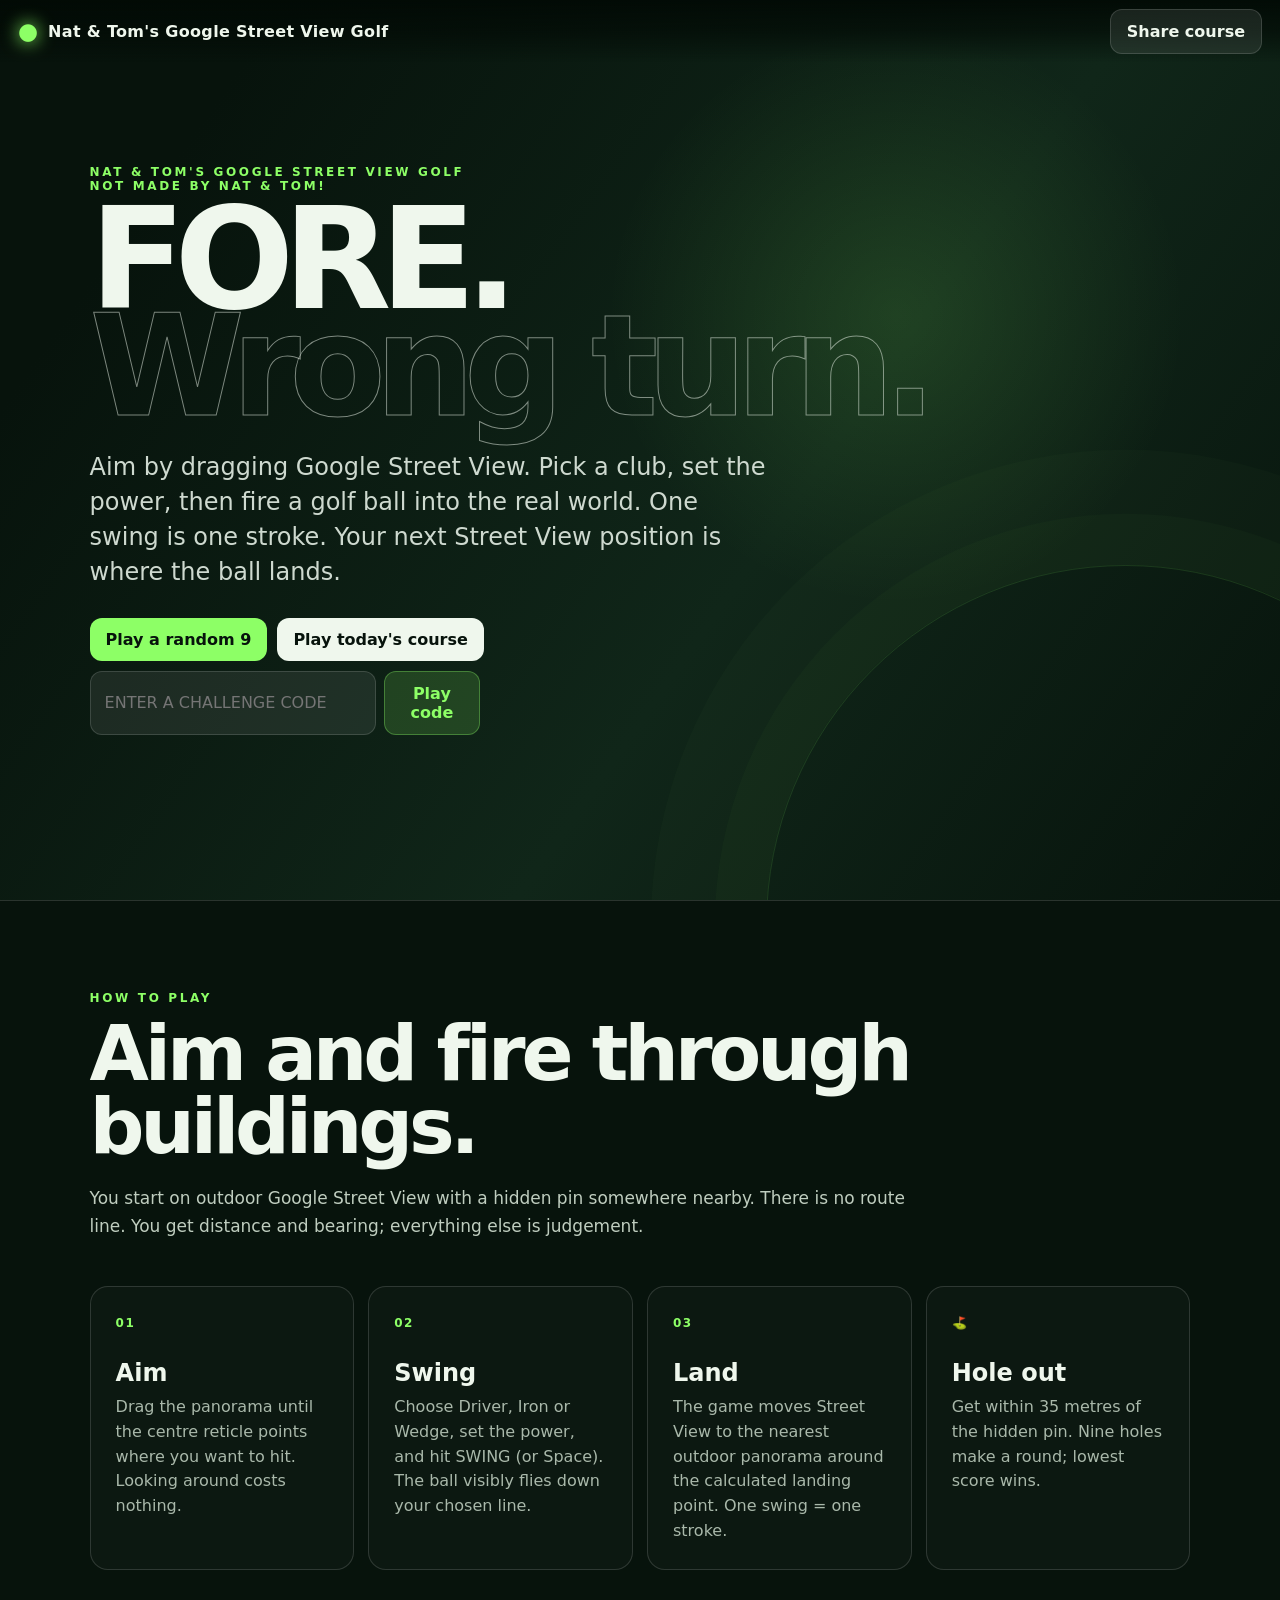
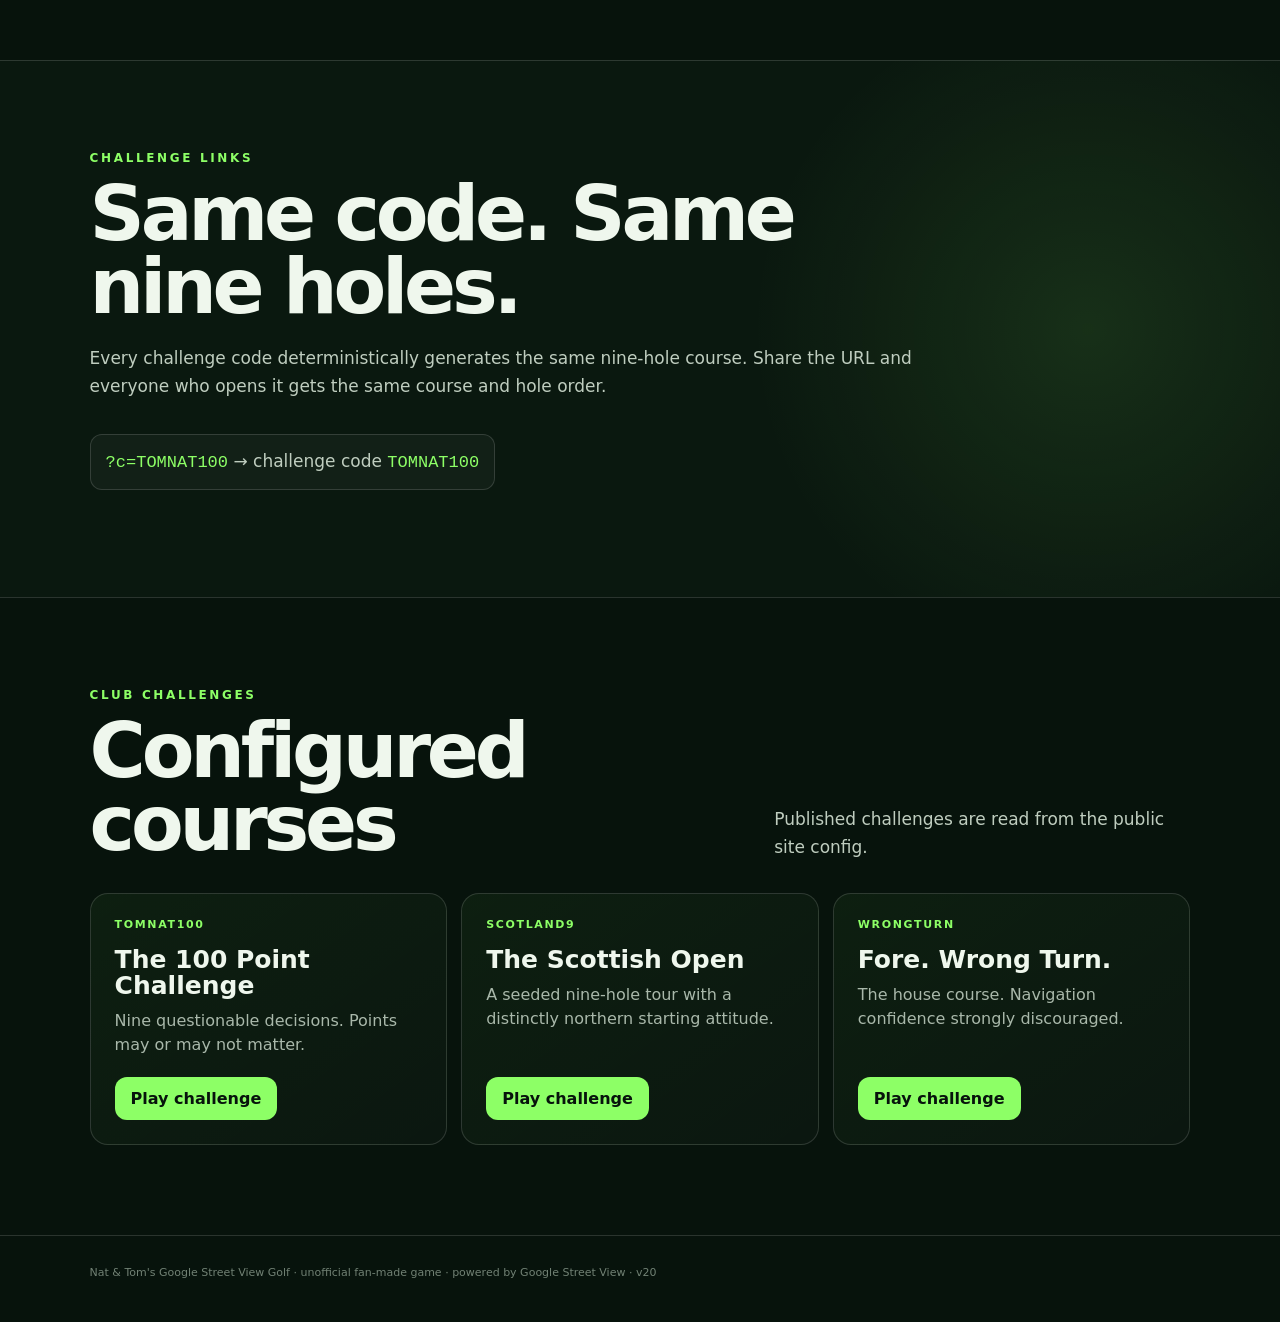
<file: docs/index.html>
<!doctype html>
<html lang="en">
<head>
  <meta charset="utf-8" />
  <meta name="viewport" content="width=device-width,initial-scale=1,viewport-fit=cover" />
  <title>Nat &amp; Tom's Google Street View Golf</title>

<meta name="description"
      content="Play golf through Google Street View. Aim, choose your club and fire shots through streets, buildings and whatever Google puts in your way.">

<link rel="canonical"
      href="https://google.streetview-golf.site/">
  
  <link rel="stylesheet" href="style.css?v=20" />

  <script type="text/javascript">
    window.heapReadyCb=window.heapReadyCb||[],window.heap=window.heap||[],heap.load=function(e,t){window.heap.envId=e,window.heap.clientConfig=t=t||{},window.heap.clientConfig.shouldFetchServerConfig=!1;var a=document.createElement("script");a.type="text/javascript",a.async=!0,a.src="https://cdn.us.heap-api.com/config/"+e+"/heap_config.js";var r=document.getElementsByTagName("script")[0];r.parentNode.insertBefore(a,r);var n=["init","startTracking","stopTracking","track","resetIdentity","identify","getSessionId","getUserId","getIdentity","addUserProperties","addEventProperties","removeEventProperty","clearEventProperties","addAccountProperties","addAdapter","addTransformer","addTransformerFn","onReady","addPageviewProperties","removePageviewProperty","clearPageviewProperties","trackPageview"],i=function(e){return function(){var t=Array.prototype.slice.call(arguments,0);window.heapReadyCb.push({name:e,fn:function(){heap[e]&&heap[e].apply(heap,t)}})}};for(var p=0;p<n.length;p++)heap[n[p]]=i(n[p])};
    heap.load("14136095");
    heap.addEventProperties({
      app: "streetview-golf",
      version: "v18"
    });
  </script>

</head>
<body>
  <div id="app">
    <header class="topbar">
      <div class="brand"><span class="ball">●</span><strong>Nat &amp; Tom's Google Street View Golf</strong></div>
      <div class="top-actions">
        <button id="shareBtn" class="ghost">Share course</button>
      </div>
    </header>

    <main>
      <section id="welcome" class="screen active landing-screen">
        <div class="landing-wrap">
          <section class="hero landing-hero">
            <div class="eyebrow">NAT &amp; TOM'S GOOGLE STREET VIEW GOLF<br />NOT MADE BY NAT &amp; TOM!</div>
            <h1>FORE.<br><span>Wrong turn.</span></h1>
            <p>Aim by dragging Google Street View. Pick a club, set the power, then fire a golf ball into the real world. One swing is one stroke. Your next Street View position is where the ball lands.</p>
            <div class="hero-actions">
              <button id="playBtn" class="primary">Play a random 9</button>
              <button id="dailyBtn" class="secondary">Play today's course</button>
            </div>
            <div class="join-box">
              <input id="joinCode" maxlength="12" placeholder="Enter a challenge code" autocomplete="off" />
              <button id="joinBtn">Play code</button>
            </div>
          </section>

          <section class="home-section how-to">
            <div class="section-copy">
              <div class="eyebrow">HOW TO PLAY</div>
              <h2>Aim and fire through buildings.</h2>
              <p>You start on outdoor Google Street View with a hidden pin somewhere nearby. There is no route line. You get distance and bearing; everything else is judgement.</p>
            </div>
            <div class="rule-grid">
              <article><b>01</b><h3>Aim</h3><p>Drag the panorama until the centre reticle points where you want to hit. Looking around costs nothing.</p></article>
              <article><b>02</b><h3>Swing</h3><p>Choose Driver, Iron or Wedge, set the power, and hit SWING (or Space). The ball visibly flies down your chosen line.</p></article>
              <article><b>03</b><h3>Land</h3><p>The game moves Street View to the nearest outdoor panorama around the calculated landing point. One swing = one stroke.</p></article>
              <article><b>⛳</b><h3>Hole out</h3><p>Get within 35 metres of the hidden pin. Nine holes make a round; lowest score wins.</p></article>
            </div>
          </section>

          <section class="home-section share-explainer">
            <div class="section-copy">
              <div class="eyebrow">CHALLENGE LINKS</div>
              <h2>Same code. Same nine holes.</h2>
              <p>Every challenge code deterministically generates the same nine-hole course. Share the URL and everyone who opens it gets the same course and hole order.</p>
              <p class="example-link"><code>?c=TOMNAT100</code> → challenge code <code>TOMNAT100</code></p>
            </div>
          </section>

          <section class="home-section challenge-section">
            <div class="section-heading">
              <div><div class="eyebrow">CLUB CHALLENGES</div><h2>Configured courses</h2></div>
              <p>Published challenges are read from the public site config.</p>
            </div>
            <div id="challengeList" class="challenge-list"></div>
          </section>

          <footer class="site-footer">Nat &amp; Tom's Google Street View Golf · unofficial fan-made game · powered by Google Street View · v20</footer>
        </div>
      </section>

      <section id="game" class="screen">
        <div id="pano"></div>

        <div id="shotCinematic" class="shot-cinematic" aria-hidden="true">
          <div id="shotMapRotator" class="shot-map-rotator">
            <div id="shotMap" class="shot-map"></div>
          </div>
          <div class="shot-cam-header"><b>SHOT CAM</b><span id="shotCamReadout">—</span></div>
          <div class="shot-cam-arrow" aria-hidden="true"><span>▲</span><small>AIM</small></div>
          <div class="shot-cam-vignette"></div>
        </div>

        <div class="aim-reticle" aria-hidden="true"><span></span><span></span><i></i></div>
        <div id="flightLayer" class="flight-layer" aria-hidden="true">
          <div id="flightBall" class="flight-ball"></div>
          <div id="impactPuff" class="impact-puff">✦</div>
        </div>

        <div class="hud hud-left">
          <div class="hole-chip">HOLE <span id="holeNo">1</span> <small>PAR <span id="par">4</span></small></div>
          <div id="holeLocation" class="hole-location">COUNTRY · TOWN</div>
          <div class="distance"><span id="distance">—</span><small>metres to pin</small></div>
          <div class="bearing-row"><div id="compass" class="compass">▲</div><span id="bearing">—</span></div>
        </div>
        <div class="hud hud-right">
          <div class="stroke-label">STROKES</div>
          <div id="strokes" class="stroke-count">0</div>
          <button id="mulliganBtn" class="mulligan">Mulligan +2</button>
        </div>

        <aside class="course-preview" aria-label="Satellite course preview">
          <div class="course-preview-head"><b>SATELLITE</b><span>AIM UP</span></div>
          <div class="mini-map-window">
            <div id="miniMapRotator" class="mini-map-rotator">
              <div id="miniMap" class="mini-map"></div>
            </div>
            <div class="mini-aim-arrow" aria-hidden="true"><span>▲</span></div>
            <div class="mini-map-key"><span><i class="ball-dot"></i> BALL</span><span><i class="pin-dot"></i> PIN</span></div>
          </div>
        </aside>

        <div class="shot-panel">
          <div class="shot-instruction"><b>AIM AND FIRE THROUGH BUILDINGS</b><span>Centre the reticle, then swing.</span></div>
          <div class="club-row" role="group" aria-label="Club">
            <button class="club active" data-club="driver"><b>DRIVER</b><span>220 m</span></button>
            <button class="club" data-club="iron"><b>IRON</b><span>110 m</span></button>
            <button class="club" data-club="wedge"><b>WEDGE</b><span>45 m</span></button>
          </div>
          <div class="power-row">
            <label for="powerRange">POWER <strong id="powerValue">80%</strong></label>
            <input id="powerRange" type="range" min="20" max="100" value="80" step="1" />
            <div id="shotDistance" class="shot-distance">176 m</div>
          </div>
          <button id="swingBtn" class="swing-btn">⛳ SWING <small>SPACE</small></button>
        </div>

        <div class="bottom-hud">
          <div id="statusText">Drag to aim. Swing when ready.</div>
          <div class="progress"><div id="progressBar"></div></div>
          <button id="giveUpBtn" class="danger-link">Take max score</button>
        </div>

        <div id="holeComplete" class="hole-complete" aria-hidden="true">
          <div class="hole-complete-card">
            <div class="hole-complete-flag">⛳</div>
            <div class="eyebrow">HOLE COMPLETE</div>
            <h2 id="holeCompleteTitle">Nice shot.</h2>
            <div id="holeCompleteResult" class="hole-result">PAR</div>
            <div class="hole-complete-stats">
              <div><span>STROKES</span><strong id="holeCompleteStrokes">4</strong></div>
              <div><span>PAR</span><strong id="holeCompletePar">4</strong></div>
            </div>
            <p id="holeCompleteCopy">You found the pin.</p>
            <button id="nextHoleBtn" class="primary hole-next-btn">NEXT HOLE →</button>
          </div>
        </div>
      </section>

      <section id="score" class="screen">
        <div class="score-card">
          <div class="eyebrow">CLUBHOUSE</div>
          <h2 id="scoreTitle">Round complete</h2>
          <div id="finalScore" class="final-score">E</div>
          <div id="scoreRows" class="score-rows"></div>
          <div class="score-actions">
            <button id="replayBtn" class="primary">Play again</button>
            <button id="copyResultBtn" class="secondary">Copy result</button>
          </div>
          <p class="tiny">Challenge <code id="finalCode"></code></p>
        </div>
      </section>
    </main>
  </div>

  <div id="toast" class="toast"></div>
  <script src="config.js?v=20"></script>
  <script src="app.js?v=20"></script>
</body>
</html>
</file>
<file: docs/style.css>
:root{--ink:#eff7ed;--muted:#a9b8aa;--dark:#07130c;--panel:rgba(7,19,12,.88);--green:#8dff66;--green2:#c8ff55;--red:#ff6b65;--line:rgba(255,255,255,.14)}
*{box-sizing:border-box}html,body,#app{margin:0;width:100%;height:100%;font-family:Inter,ui-sans-serif,system-ui,-apple-system,BlinkMacSystemFont,"Segoe UI",sans-serif;background:var(--dark);color:var(--ink)}body{overflow:hidden}.topbar{position:fixed;z-index:30;top:0;left:0;right:0;height:62px;display:flex;align-items:center;justify-content:space-between;padding:0 18px;background:linear-gradient(180deg,rgba(2,10,5,.95),rgba(2,10,5,.64),transparent);pointer-events:none}.brand,.top-actions{display:flex;align-items:center;gap:10px;pointer-events:auto}.brand strong{letter-spacing:.02em}.ball{color:var(--green);font-size:23px;text-shadow:0 0 18px var(--green)}.beta{font-size:10px;text-transform:uppercase;color:#081109;background:var(--green2);padding:3px 6px;border-radius:999px;font-weight:900}.top-actions button{pointer-events:auto}.screen{display:none;width:100%;height:100%}.screen.active{display:block}.hero{height:100%;padding:12vh max(7vw,32px);display:flex;flex-direction:column;justify-content:center;background:radial-gradient(circle at 70% 35%,rgba(141,255,102,.13),transparent 27%),linear-gradient(125deg,#07130c 15%,#102619 60%,#07130c);position:relative;overflow:hidden}.hero:after{content:"";position:absolute;width:56vw;height:56vw;border:1px solid rgba(141,255,102,.13);border-radius:50%;right:-16vw;bottom:-30vw;box-shadow:0 0 0 4vw rgba(141,255,102,.025),0 0 0 9vw rgba(141,255,102,.02)}.eyebrow{font-size:12px;font-weight:900;letter-spacing:.22em;color:var(--green);margin-bottom:13px}.hero h1{font-size:clamp(66px,11vw,150px);line-height:.76;margin:0 0 30px;letter-spacing:-.08em;max-width:880px;position:relative;z-index:1}.hero h1 span{color:transparent;-webkit-text-stroke:1px rgba(239,247,237,.5)}.hero>p{font-size:clamp(17px,2vw,24px);line-height:1.45;max-width:680px;color:#ced9cf;margin:0 0 28px;position:relative;z-index:1}.hero-actions,.score-actions,.dialog-actions{display:flex;gap:10px;position:relative;z-index:2}button,input{font:inherit}button{border:0;border-radius:12px;padding:12px 16px;font-weight:800;cursor:pointer}.primary{background:var(--green);color:#07130c}.secondary{background:#eff7ed;color:#07130c}.ghost{background:rgba(255,255,255,.09);color:var(--ink);border:1px solid var(--line)}.join-box{display:flex;gap:8px;margin-top:10px;width:min(390px,100%);position:relative;z-index:2}.join-box input,.dialog-card input{width:100%;background:rgba(255,255,255,.08);border:1px solid var(--line);color:white;padding:12px 14px;border-radius:12px;outline:none;text-transform:uppercase}.join-box button{background:rgba(141,255,102,.16);color:var(--green);border:1px solid rgba(141,255,102,.32)}.rules{display:flex;gap:25px;margin-top:38px;color:var(--muted);font-size:12px;position:relative;z-index:2}.rules div{display:flex;gap:8px;align-items:center}.rules b{display:grid;place-items:center;width:24px;height:24px;border:1px solid var(--line);border-radius:50%;color:white}#pano{position:absolute;inset:0;background:#14231a}.hud{position:absolute;z-index:10;top:82px;background:var(--panel);backdrop-filter:blur(18px);border:1px solid var(--line);box-shadow:0 12px 50px rgba(0,0,0,.25)}.hud-left{left:18px;border-radius:16px;padding:16px 18px;width:205px}.hud-right{right:18px;border-radius:16px;padding:14px 18px;text-align:center;min-width:130px}.hole-chip{font-weight:950;font-size:14px;letter-spacing:.06em}.hole-chip small{float:right;color:var(--green)}.distance{font-size:38px;font-weight:950;line-height:.9;margin-top:22px;letter-spacing:-.05em}.distance small{font-size:10px;display:block;color:var(--muted);letter-spacing:.08em;text-transform:uppercase;margin-top:8px}.bearing-row{display:flex;align-items:center;gap:10px;border-top:1px solid var(--line);margin-top:14px;padding-top:12px;color:#dce9de}.compass{font-size:22px;color:var(--green);transition:transform .25s}.stroke-label{font-size:9px;letter-spacing:.2em;color:var(--muted);font-weight:900}.stroke-count{font-size:52px;line-height:1;font-weight:950;color:var(--green)}.mulligan{font-size:10px;padding:7px 9px;margin-top:8px;background:transparent;color:var(--muted);border:1px solid var(--line)}.bottom-hud{position:absolute;z-index:10;left:50%;transform:translateX(-50%);bottom:22px;width:min(560px,calc(100% - 36px));padding:14px 16px;background:var(--panel);backdrop-filter:blur(18px);border:1px solid var(--line);border-radius:16px;text-align:center}.progress{height:5px;background:rgba(255,255,255,.1);border-radius:99px;overflow:hidden;margin:10px 0}.progress div{height:100%;width:0;background:var(--green);transition:width .3s}.danger-link{padding:0;background:none;color:#f7b2ae;font-size:11px}.score-card{height:100%;overflow:auto;padding:12vh max(7vw,28px);background:radial-gradient(circle at 50% 0,rgba(141,255,102,.12),transparent 30%),#07130c}.score-card h2{font-size:clamp(38px,6vw,82px);margin:0;letter-spacing:-.05em}.final-score{font-size:clamp(90px,18vw,220px);font-weight:950;color:var(--green);line-height:.9;letter-spacing:-.08em;margin:22px 0}.score-rows{max-width:720px;border-top:1px solid var(--line);margin-bottom:24px}.score-row{display:grid;grid-template-columns:1fr 80px 80px;padding:10px 0;border-bottom:1px solid var(--line);color:#dce9de}.score-row span:nth-child(2),.score-row span:nth-child(3){text-align:right}.tiny{color:var(--muted);font-size:11px}code{color:var(--green)}dialog{border:1px solid var(--line);border-radius:18px;background:#0b1c11;color:white;max-width:500px;width:calc(100% - 32px);box-shadow:0 30px 100px rgba(0,0,0,.6)}dialog::backdrop{background:rgba(0,0,0,.72);backdrop-filter:blur(5px)}.dialog-card{padding:8px}.dialog-card h3{font-size:26px;margin:0 0 10px}.dialog-card p{color:#becbbe;line-height:1.5}.dialog-card label{display:block;color:var(--muted);font-size:12px;margin:14px 0}.dialog-card label input{display:block;margin-top:6px;text-transform:none}.dialog-actions{justify-content:flex-end;margin-top:16px}.toast{position:fixed;z-index:99;left:50%;bottom:28px;transform:translate(-50%,30px);opacity:0;background:#eff7ed;color:#07130c;padding:10px 15px;border-radius:99px;font-weight:800;transition:.25s;pointer-events:none}.toast.show{transform:translate(-50%,0);opacity:1}@media(max-width:680px){.beta{display:none}.topbar{padding:0 10px}.hero{padding:90px 20px 35px;justify-content:flex-start}.hero h1{margin-top:auto}.rules{gap:9px;flex-direction:column;margin-bottom:auto}.hud{top:69px}.hud-left{left:8px;width:170px;padding:11px 13px}.hud-right{right:8px;min-width:96px;padding:10px}.distance{font-size:31px;margin-top:14px}.stroke-count{font-size:40px}.bottom-hud{bottom:8px}.top-actions #shareBtn{display:none}}

/* Homepage */
body:has(.landing-screen.active){overflow:auto}.landing-screen{height:auto;min-height:100%}.landing-wrap{min-height:100vh;background:#07130c}.landing-hero{min-height:100vh;height:auto}.home-section{padding:90px max(7vw,32px);border-top:1px solid var(--line);background:#07130c}.home-section h2{font-size:clamp(38px,6vw,78px);letter-spacing:-.055em;line-height:.95;margin:0 0 20px;max-width:900px}.section-copy{max-width:850px}.section-copy>p,.section-heading>p{font-size:17px;line-height:1.65;color:#bfcdbf}.rule-grid{display:grid;grid-template-columns:repeat(4,1fr);gap:14px;margin-top:46px}.rule-grid article{padding:25px;border:1px solid var(--line);border-radius:18px;background:rgba(255,255,255,.025)}.rule-grid article>b{color:var(--green);font-size:12px;letter-spacing:.12em}.rule-grid h3{font-size:24px;margin:28px 0 8px}.rule-grid p{color:var(--muted);line-height:1.55;margin:0}.share-explainer{background:radial-gradient(circle at 85% 50%,rgba(141,255,102,.1),transparent 30%),#0a180f}.example-link{display:inline-block!important;padding:12px 15px;border:1px solid var(--line);border-radius:12px;background:rgba(255,255,255,.035)}.section-heading{display:flex;justify-content:space-between;align-items:end;gap:35px;margin-bottom:32px}.section-heading h2{margin-bottom:0}.section-heading>p{max-width:430px;margin:0}.challenge-list{display:grid;grid-template-columns:repeat(3,1fr);gap:14px}.challenge-card{display:flex;flex-direction:column;min-height:235px;padding:24px;border:1px solid var(--line);border-radius:18px;background:linear-gradient(145deg,rgba(141,255,102,.05),rgba(255,255,255,.018))}.challenge-card .challenge-code{font-size:11px;letter-spacing:.15em;color:var(--green);font-weight:900}.challenge-card h3{font-size:25px;line-height:1.05;margin:16px 0 10px}.challenge-card p{color:var(--muted);line-height:1.5;margin:0 0 20px}.challenge-card button{margin-top:auto;align-self:flex-start}.challenge-empty{color:var(--muted);padding:30px;border:1px dashed var(--line);border-radius:16px}.site-footer{padding:30px max(7vw,32px) 45px;border-top:1px solid var(--line);color:#718174;font-size:11px}.security-note{padding:12px 14px;border-left:3px solid var(--green);background:rgba(141,255,102,.06);color:#bfcdbf;font-size:12px;line-height:1.55}
@media(max-width:900px){.rule-grid{grid-template-columns:1fr 1fr}.challenge-list{grid-template-columns:1fr 1fr}.section-heading{display:block}.section-heading>p{margin-top:16px}}@media(max-width:680px){.home-section{padding:65px 20px}.landing-hero{min-height:100vh}.rule-grid,.challenge-list{grid-template-columns:1fr}.rule-grid{margin-top:30px}.challenge-card{min-height:210px}.site-footer{padding-left:20px;padding-right:20px}}


/* Explicit gameplay controls */
.stroke-controls{position:absolute;z-index:12;left:50%;transform:translateX(-50%);bottom:108px;width:min(720px,calc(100% - 36px));padding:12px 14px;background:rgba(7,19,12,.92);backdrop-filter:blur(18px);border:1px solid var(--line);border-radius:16px;box-shadow:0 12px 50px rgba(0,0,0,.25)}
.stroke-help{display:flex;align-items:baseline;justify-content:space-between;gap:14px;margin-bottom:9px}.stroke-help b{font-size:10px;letter-spacing:.18em;color:var(--green)}.stroke-help span{font-size:11px;color:var(--muted)}
.move-buttons{display:flex;justify-content:center;gap:8px;min-height:47px;align-items:center}.move-btn{min-width:72px;padding:8px 11px;background:rgba(141,255,102,.12);color:var(--ink);border:1px solid rgba(141,255,102,.35);display:flex;flex-direction:column;align-items:center;gap:1px}.move-btn:hover{background:rgba(141,255,102,.23)}.move-btn b{font-size:22px;line-height:20px;color:var(--green)}.move-btn span{font-size:9px;color:var(--muted);font-weight:900}.move-loading{font-size:11px;color:var(--muted)}
@media(max-width:680px){.stroke-controls{bottom:100px;padding:9px 10px}.stroke-help{display:block;text-align:center}.stroke-help span{display:block;margin-top:3px}.move-buttons{gap:5px;overflow-x:auto;justify-content:flex-start}.move-btn{min-width:62px;padding:7px 8px}}

/* v3: actual swing mechanic */
.aim-reticle{position:absolute;z-index:9;left:50%;top:46%;width:52px;height:52px;transform:translate(-50%,-50%);pointer-events:none;filter:drop-shadow(0 2px 4px rgba(0,0,0,.65))}.aim-reticle span{position:absolute;background:rgba(255,255,255,.9)}.aim-reticle span:first-child{width:1px;height:52px;left:25px;top:0}.aim-reticle span:nth-child(2){height:1px;width:52px;left:0;top:25px}.aim-reticle i{position:absolute;width:9px;height:9px;border:2px solid var(--green);border-radius:50%;left:20px;top:20px;background:rgba(0,0,0,.2)}
.flight-layer{position:absolute;z-index:15;inset:0;pointer-events:none;overflow:hidden}.flight-ball{position:absolute;left:50%;top:46%;width:25px;height:25px;border-radius:50%;background:radial-gradient(circle at 32% 28%,#fff 0 17%,#e8e8e8 42%,#aaa 100%);box-shadow:0 2px 8px rgba(0,0,0,.5);opacity:0}.flight-ball:after{content:"";position:absolute;inset:4px;border-radius:50%;background-image:radial-gradient(circle,#aaa 0 1px,transparent 1.2px);background-size:6px 6px;opacity:.45}.impact-puff{position:absolute;left:50%;top:46%;font-size:36px;color:white;opacity:0;transform:translate(-50%,-50%)}
.shot-panel{position:absolute;z-index:12;left:50%;transform:translateX(-50%);bottom:104px;width:min(760px,calc(100% - 36px));padding:12px;background:rgba(7,19,12,.93);backdrop-filter:blur(18px);border:1px solid var(--line);border-radius:18px;box-shadow:0 14px 55px rgba(0,0,0,.35);display:grid;grid-template-columns:1.35fr 1fr auto;gap:12px;align-items:center}.shot-instruction{grid-column:1/-1;display:flex;justify-content:space-between;gap:14px;padding:0 3px}.shot-instruction b{font-size:10px;letter-spacing:.17em;color:var(--green)}.shot-instruction span{font-size:11px;color:var(--muted)}.club-row{display:flex;gap:6px}.club{flex:1;padding:9px 10px;background:rgba(255,255,255,.05);color:var(--ink);border:1px solid var(--line);display:flex;flex-direction:column;gap:2px}.club b{font-size:10px;letter-spacing:.09em}.club span{font-size:9px;color:var(--muted)}.club.active{border-color:var(--green);background:rgba(141,255,102,.14);box-shadow:inset 0 0 0 1px rgba(141,255,102,.15)}.power-row{display:grid;grid-template-columns:1fr auto;align-items:center;gap:4px 8px}.power-row label{font-size:9px;letter-spacing:.12em;color:var(--muted)}.power-row label strong{color:var(--ink)}.power-row input{grid-column:1/-1;width:100%;accent-color:var(--green)}.shot-distance{font-size:11px;color:var(--green);font-weight:900;text-align:right}.swing-btn{height:58px;min-width:135px;background:var(--green);color:#07130c;font-size:17px;font-weight:950;box-shadow:0 5px 20px rgba(141,255,102,.15)}.swing-btn small{display:block;font-size:8px;letter-spacing:.16em;opacity:.65;margin-top:2px}.swing-btn:disabled,.club:disabled{opacity:.45;cursor:wait}
@media(max-width:760px){.shot-panel{bottom:100px;grid-template-columns:1fr auto;gap:8px;padding:9px}.shot-instruction{display:none}.club-row{grid-column:1/-1}.power-row{min-width:0}.swing-btn{min-width:112px;height:52px}.aim-reticle{top:42%}}

/* v4: satellite caddie + cinematic shot camera */
.course-preview{position:absolute;z-index:13;right:20px;top:225px;width:420px;padding:9px;background:rgba(7,19,12,.94);border:1px solid var(--line);border-radius:15px;box-shadow:0 14px 45px rgba(0,0,0,.34);backdrop-filter:blur(14px)}
.course-preview-head{display:flex;justify-content:space-between;align-items:center;padding:1px 3px 7px;font-size:9px;letter-spacing:.16em;color:var(--green);font-weight:950}.course-preview-head span{color:var(--muted);font-size:8px}
.mini-map-window{position:relative;aspect-ratio:4/3;height:auto;overflow:hidden;border-radius:10px;background:#101810}.mini-map-rotator{position:absolute;width:142%;height:142%;left:-21%;top:-21%;transform-origin:50% 50%;will-change:transform;transition:transform .12s linear}.mini-map{width:100%;height:100%}.mini-aim-arrow{position:absolute;left:50%;top:7px;transform:translateX(-50%);z-index:5;pointer-events:none;color:var(--green);font-size:28px;line-height:1;text-shadow:0 2px 7px #000}.mini-aim-arrow:after{content:"";display:block;width:1px;height:30px;margin:-3px auto 0;background:linear-gradient(var(--green),transparent)}
.mini-map-key{position:absolute;left:7px;right:7px;bottom:6px;z-index:5;display:flex;justify-content:space-between;gap:8px;padding:5px 7px;border-radius:7px;background:rgba(7,19,12,.78);font-size:7px;letter-spacing:.12em;font-weight:900;color:#dce9de;pointer-events:none}.mini-map-key span{display:flex;align-items:center;gap:5px}.mini-map-key i{display:inline-block;width:7px;height:7px;border-radius:50%}.ball-dot{background:#fff;border:1px solid #222}.pin-dot{background:var(--green);box-shadow:0 0 0 2px rgba(141,255,102,.22)}

.shot-cinematic{position:absolute;z-index:14;inset:0;background:#07130c;opacity:0;visibility:hidden;transition:opacity .22s ease;overflow:hidden}.shot-cinematic.active{opacity:1;visibility:visible}.shot-map-rotator{position:absolute;width:142%;height:142%;left:-21%;top:-21%;transform-origin:50% 50%;will-change:transform}.shot-map{width:100%;height:100%}.shot-cam-header{position:absolute;z-index:6;top:22px;left:50%;transform:translateX(-50%);display:flex;align-items:center;gap:14px;padding:9px 13px;border:1px solid rgba(255,255,255,.18);border-radius:99px;background:rgba(7,19,12,.78);backdrop-filter:blur(10px);font-size:10px;letter-spacing:.13em}.shot-cam-header b{color:var(--green)}.shot-cam-header span{color:#e9f2e8}.shot-cam-arrow{position:absolute;z-index:6;left:50%;top:78px;transform:translateX(-50%);text-align:center;color:var(--green);text-shadow:0 3px 9px #000;pointer-events:none}.shot-cam-arrow span{display:block;font-size:34px;line-height:.9}.shot-cam-arrow small{font-size:7px;letter-spacing:.2em;font-weight:950}.shot-cam-vignette{position:absolute;z-index:5;inset:0;pointer-events:none;box-shadow:inset 0 0 150px 45px rgba(0,0,0,.48)}

@media(max-width:1100px){.course-preview{width:360px;top:215px}}
@media(max-width:900px){.course-preview{width:320px;top:205px}}
@media(max-width:680px){.course-preview{right:8px;top:182px;width:220px;padding:6px}.course-preview-head{font-size:7px}.mini-map-key{display:none}.mini-aim-arrow{font-size:22px}.shot-cam-header{top:70px}.shot-cam-arrow{top:112px}}


/* v6: deliberate hole-complete acknowledgement */
.hole-complete{position:absolute;z-index:40;inset:0;display:flex;pointer-events:none;align-items:center;justify-content:center;padding:24px;background:radial-gradient(circle at 50% 35%,rgba(141,255,102,.16),rgba(3,10,6,.82) 42%,rgba(2,7,4,.94));backdrop-filter:blur(9px);opacity:0;visibility:hidden;transition:opacity .2s ease}
.hole-complete.active{opacity:1;visibility:visible;pointer-events:auto}
.hole-complete-card{width:min(520px,100%);padding:34px 34px 30px;text-align:center;border:1px solid rgba(141,255,102,.28);border-radius:24px;background:linear-gradient(180deg,rgba(12,31,19,.97),rgba(5,17,10,.98));box-shadow:0 30px 100px rgba(0,0,0,.55),inset 0 1px rgba(255,255,255,.06)}
.hole-complete-flag{font-size:42px;margin-bottom:8px;filter:drop-shadow(0 6px 18px rgba(141,255,102,.2))}
.hole-complete-card h2{font-size:clamp(28px,5vw,46px);line-height:1;margin:8px 0 13px;letter-spacing:-.04em}
.hole-result{display:inline-block;margin:4px 0 22px;padding:9px 17px;border-radius:99px;background:var(--green);color:#07130c;font-size:20px;font-weight:950;letter-spacing:.08em}
.hole-complete-stats{display:grid;grid-template-columns:1fr 1fr;gap:10px;margin:0 auto 18px;max-width:300px}
.hole-complete-stats>div{padding:13px;border:1px solid var(--line);border-radius:13px;background:rgba(255,255,255,.025)}
.hole-complete-stats span{display:block;font-size:8px;letter-spacing:.18em;color:var(--muted);font-weight:900}.hole-complete-stats strong{display:block;margin-top:3px;font-size:25px;color:var(--ink)}
.hole-complete-card p{margin:0 auto 22px;max-width:360px;color:var(--muted);line-height:1.55}.hole-next-btn{min-width:220px;font-weight:950}
@media(max-width:680px){.hole-complete{padding:16px}.hole-complete-card{padding:27px 20px 23px;border-radius:20px}.hole-complete-flag{font-size:35px}}

.hole-location{margin-top:7px;padding-top:7px;border-top:1px solid var(--line);font-size:10px;line-height:1.25;font-weight:900;letter-spacing:.08em;text-transform:uppercase;color:#dce9de}

/* v15: overscan the rotating satellite canvas.
   The viewport stays the same size; the Google map itself is substantially larger,
   centred, and clipped so rotation never exposes its corners. */
.course-preview .map-wrap,
.course-preview .mini-map-wrap,
#miniMapViewport,
#miniMapClip {
  overflow:hidden;
}

#miniMapRotator{
  position:absolute;
  width:150%;
  height:150%;
  left:-25%;
  top:-25%;
  transform-origin:50% 50%;
}

#miniMap{
  width:100% !important;
  height:100% !important;
}
</file>
